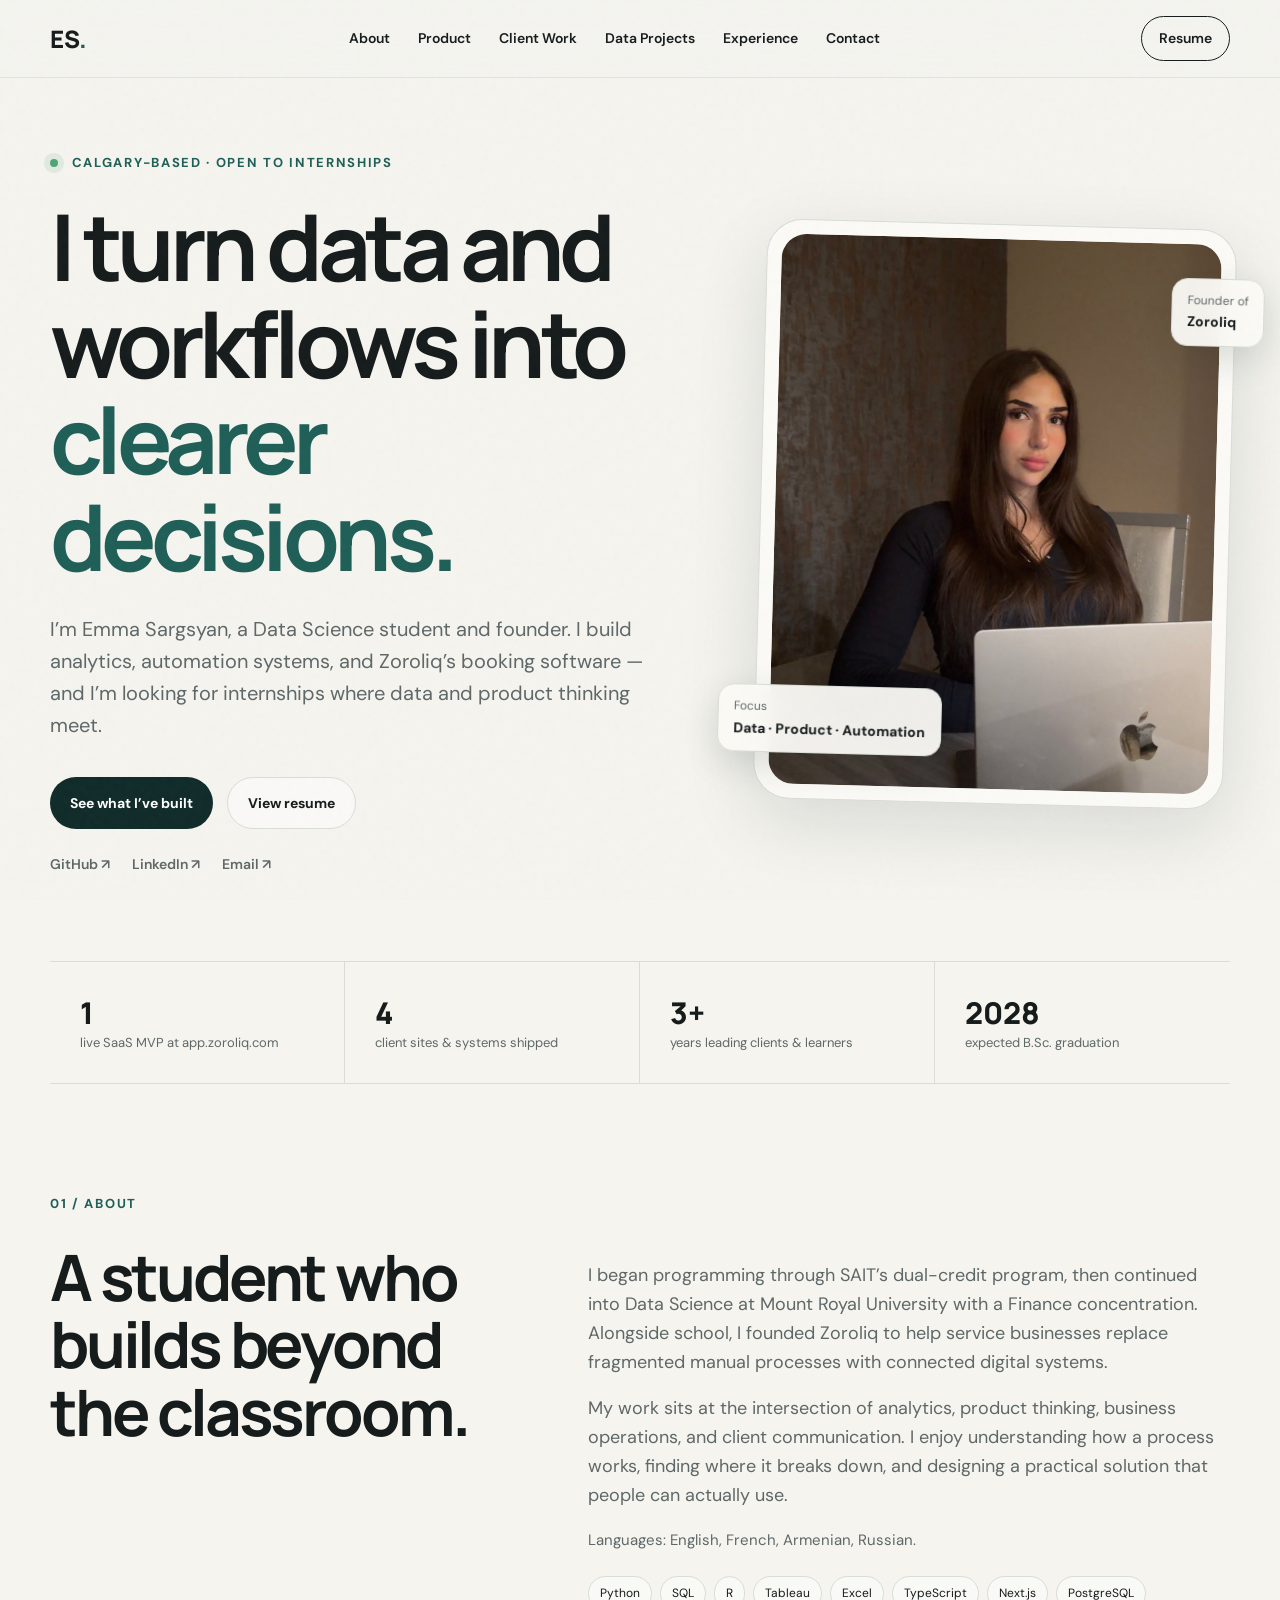
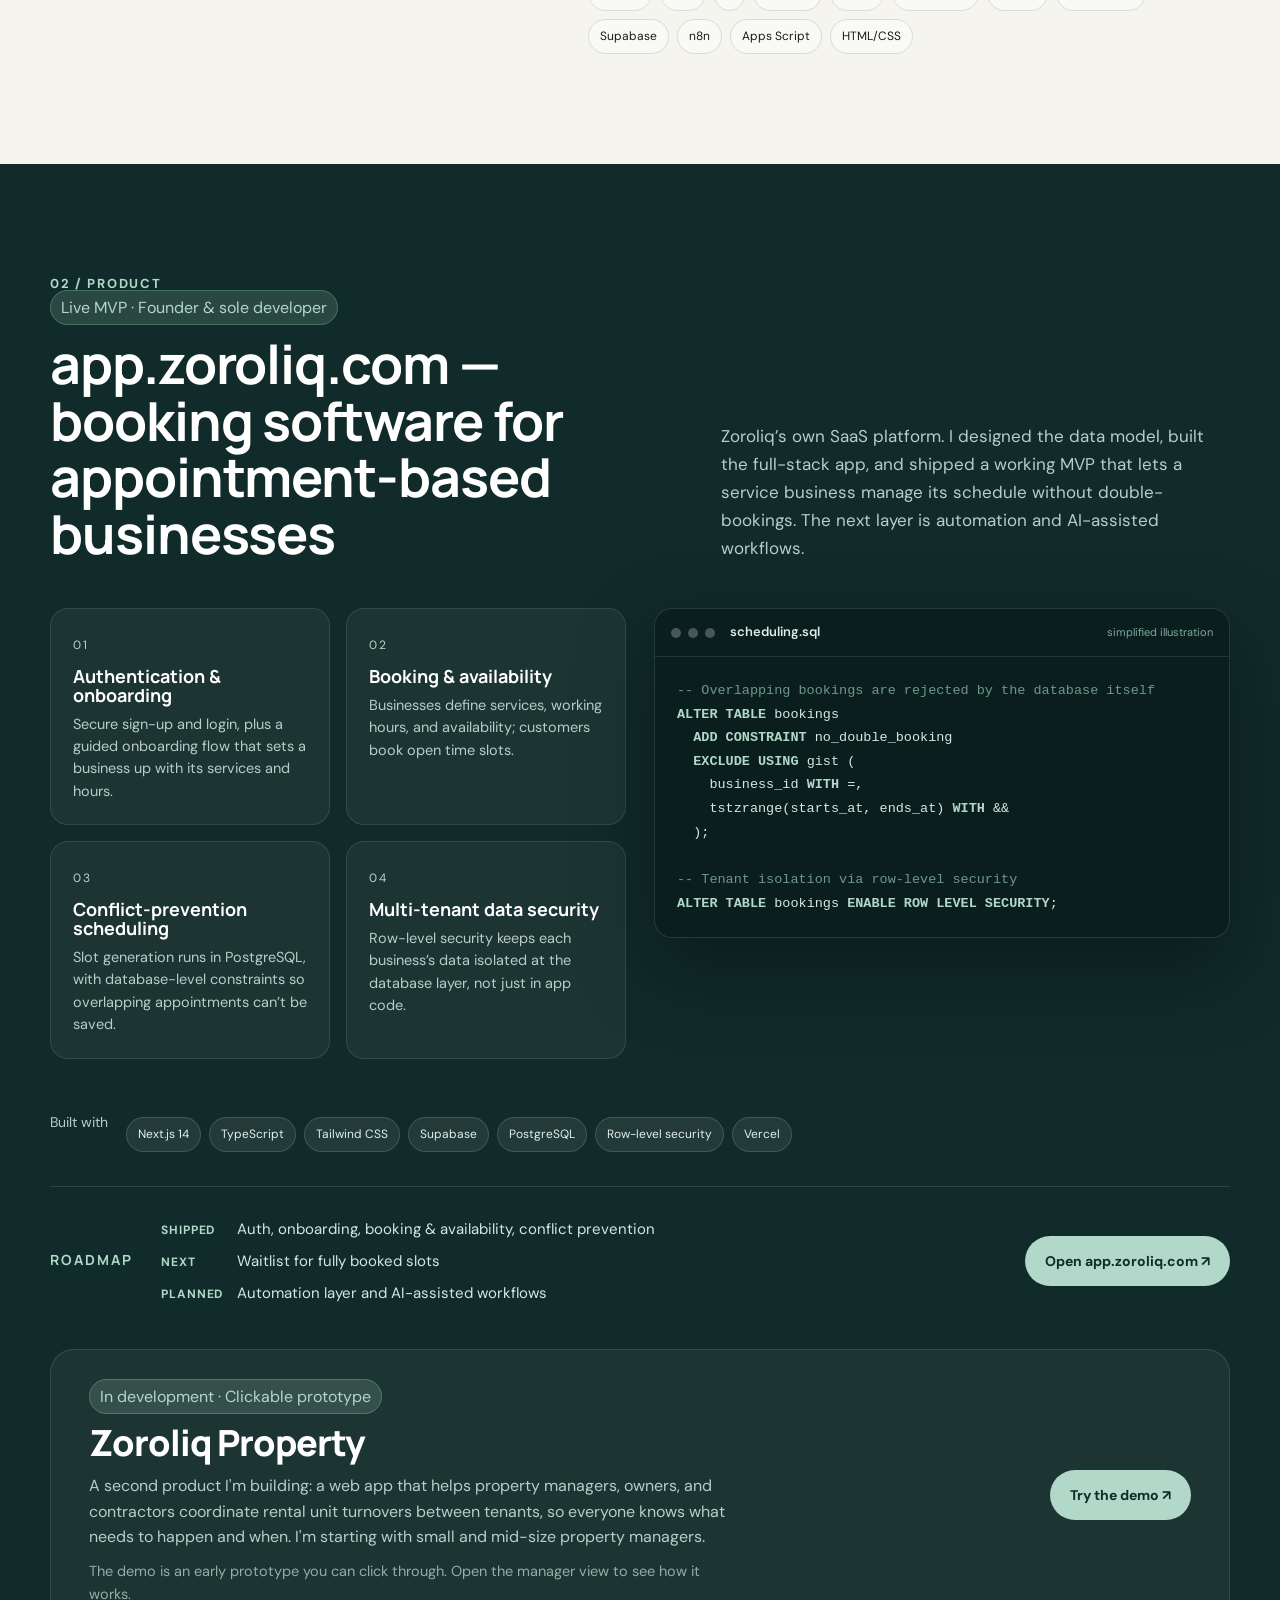
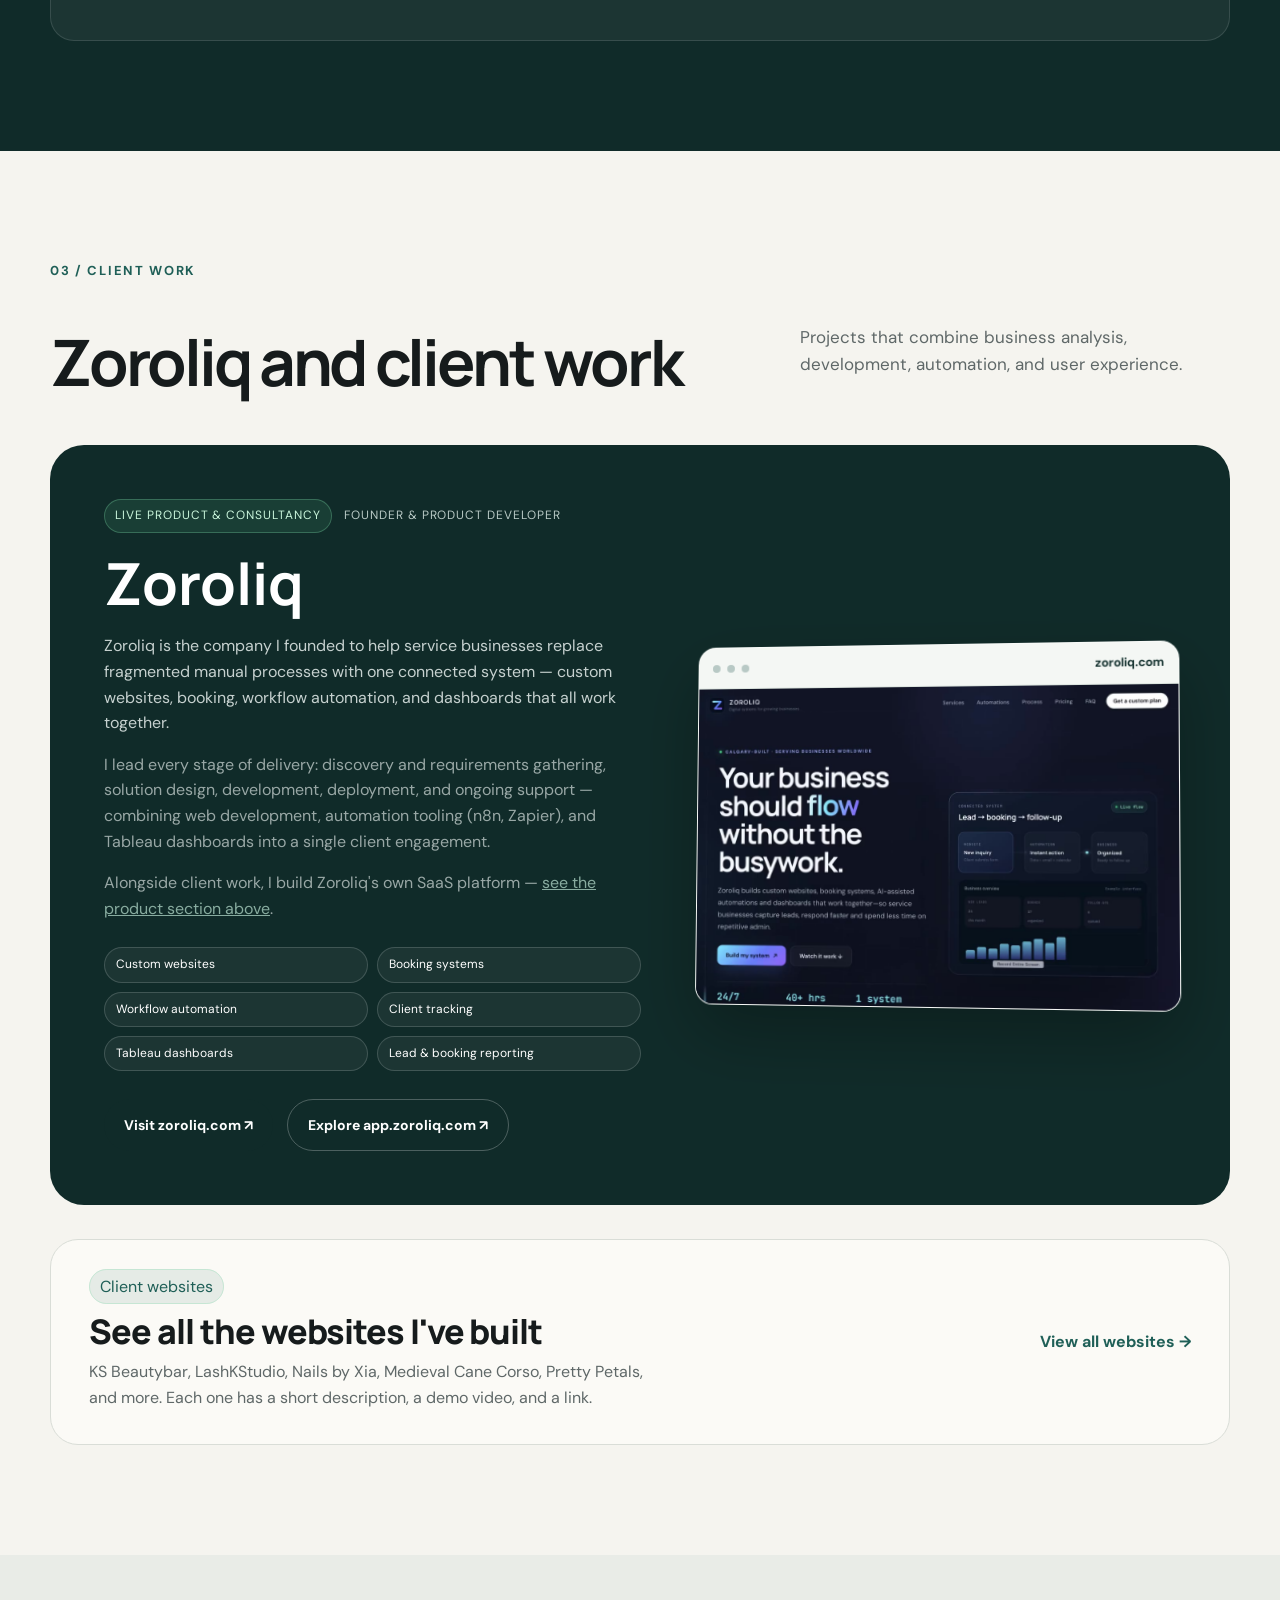
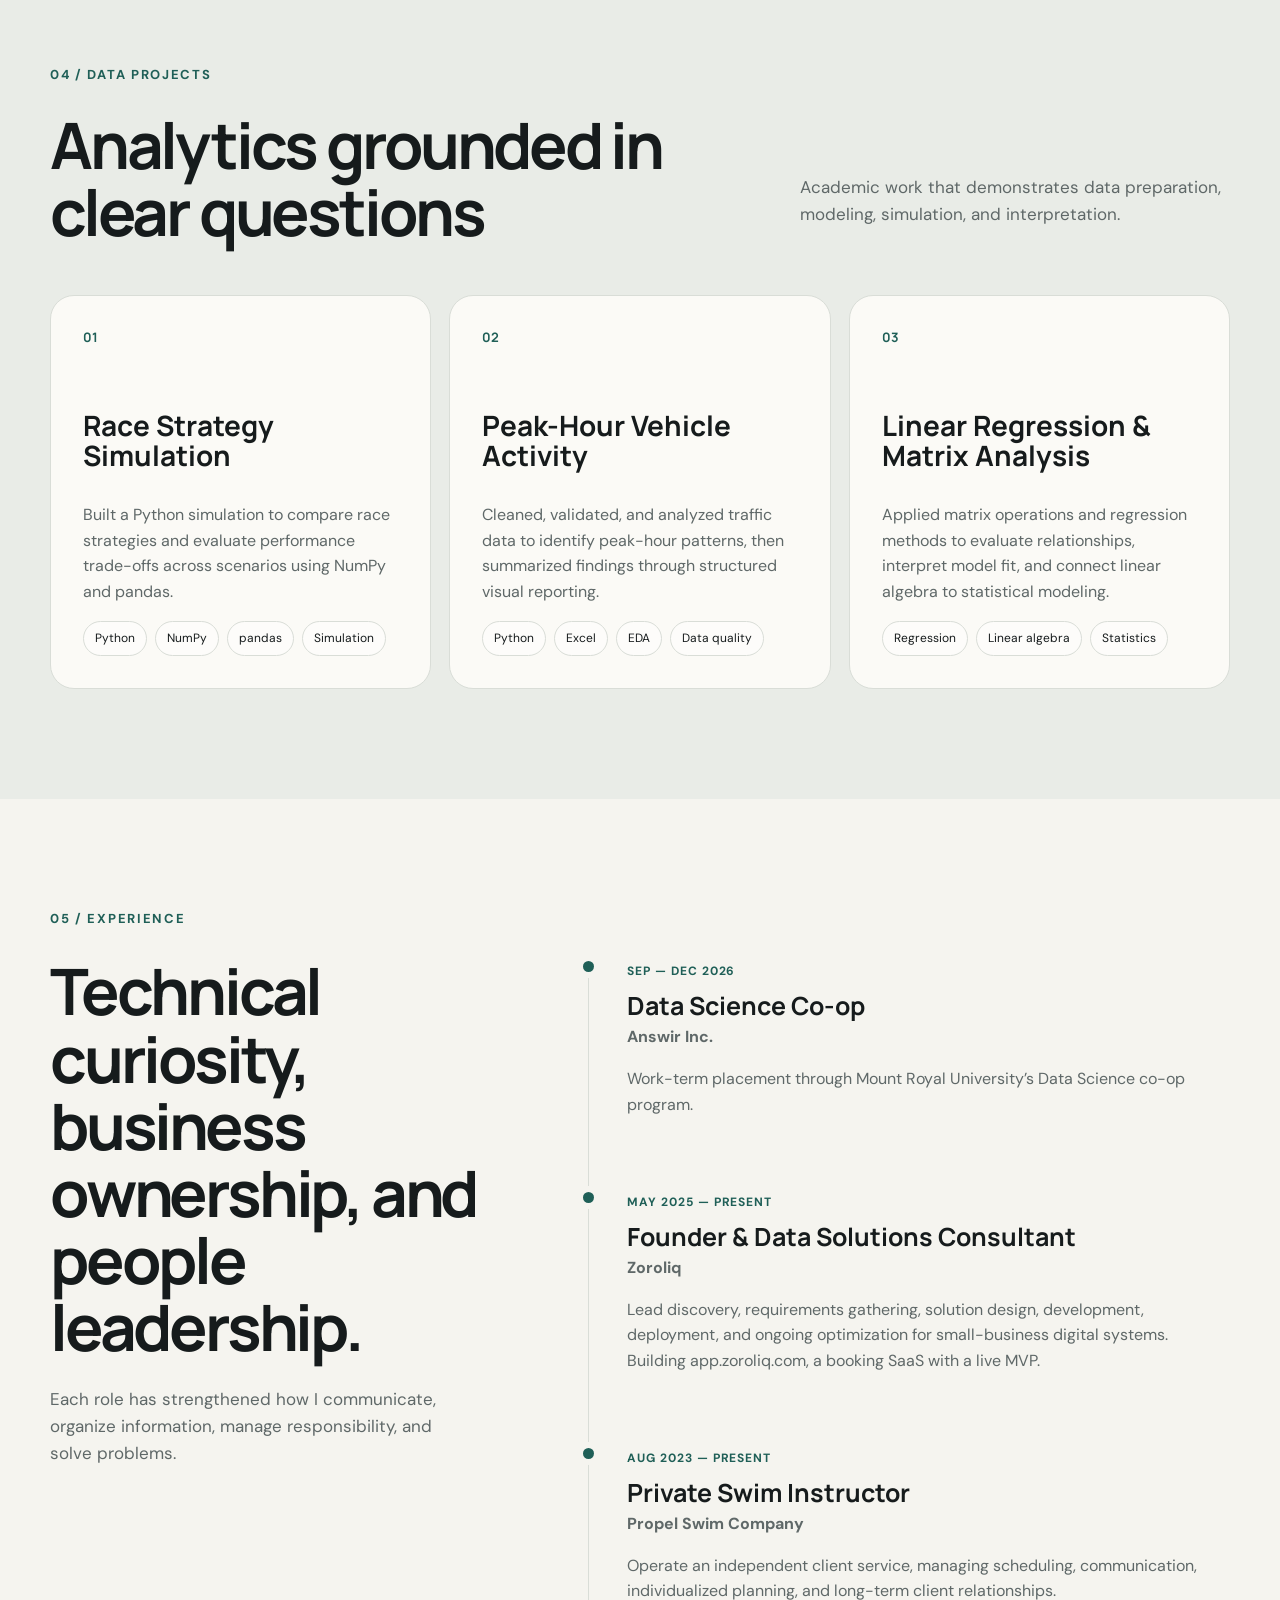
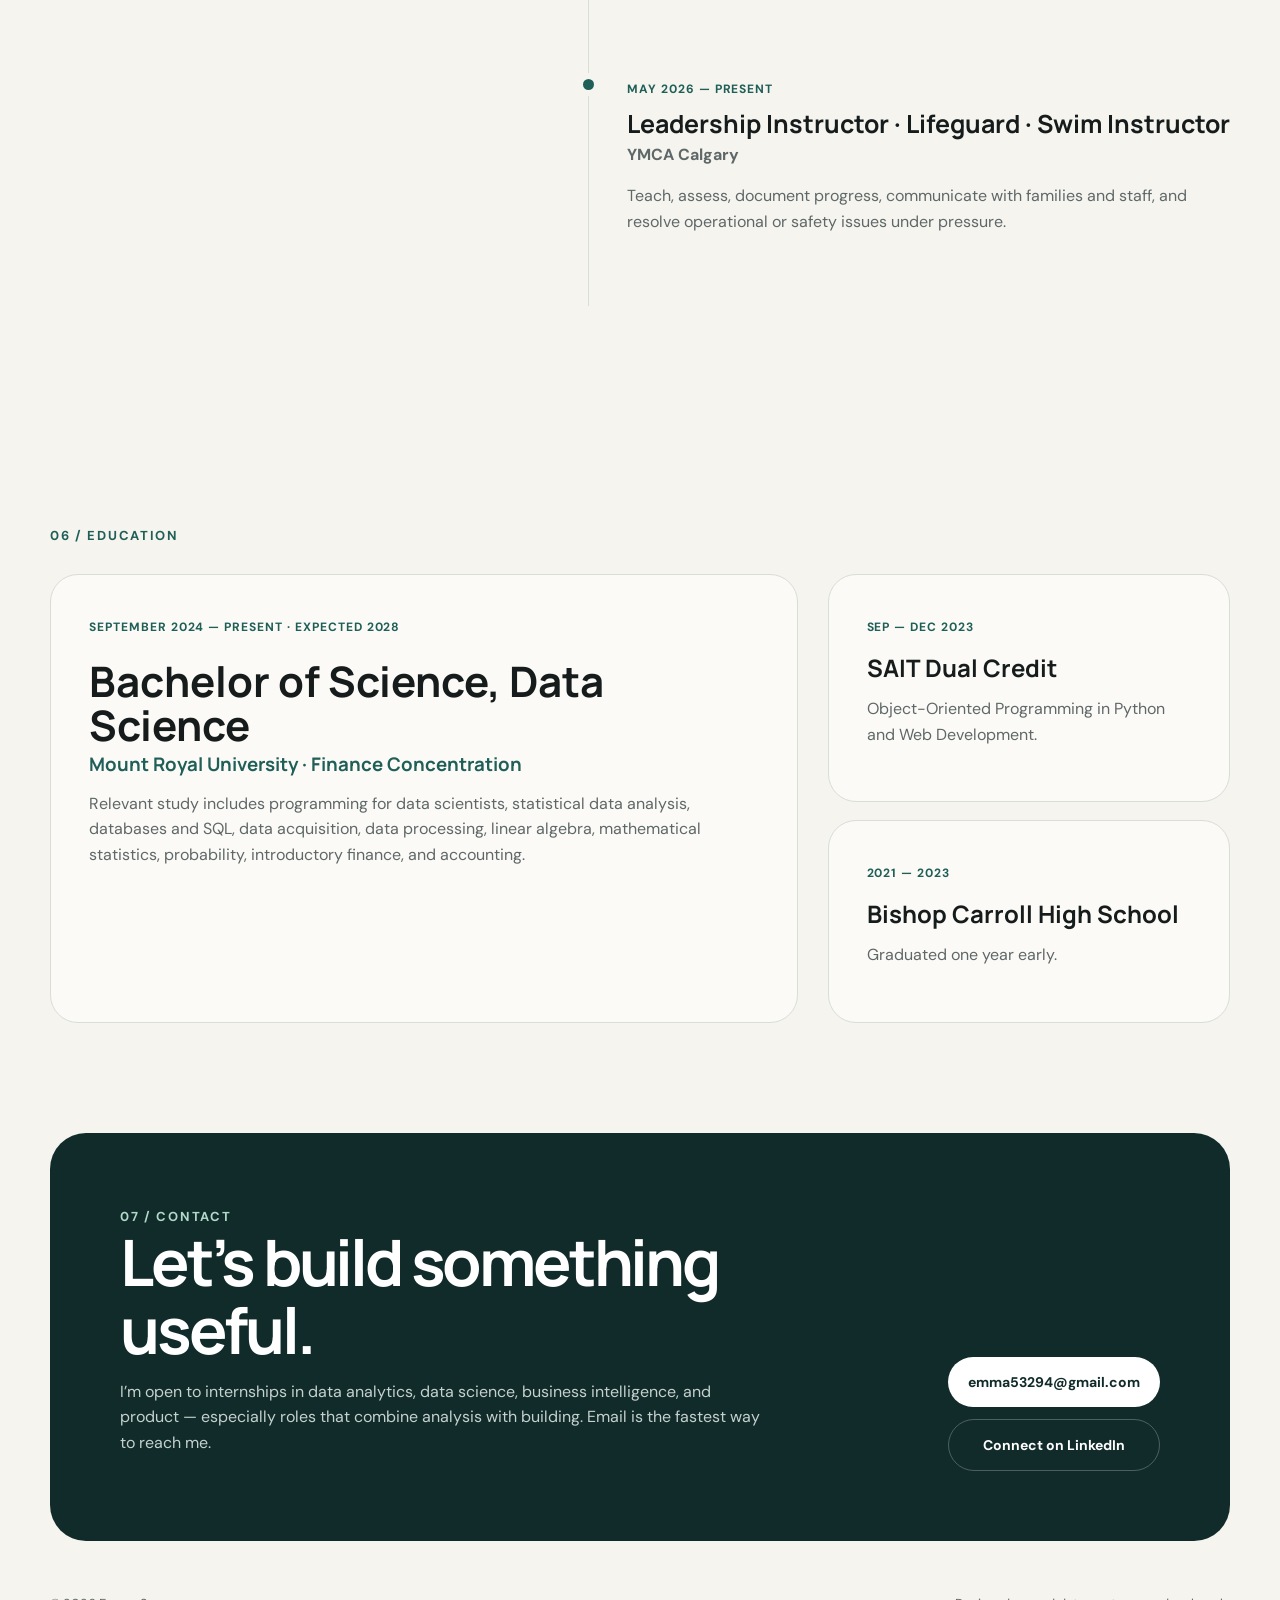
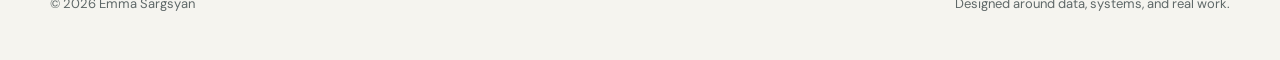
<file: index.html>
<!doctype html>
<html lang="en">
<head>
  <meta charset="utf-8" />
  <meta name="viewport" content="width=device-width, initial-scale=1" />
  <meta name="description" content="Emma Sargsyan — Data Science student and founder in Calgary. I build booking software (app.zoroliq.com), automation systems, and analytics for service businesses. Open to internships." />
  <meta name="theme-color" content="#102b29" />
  <link rel="canonical" href="https://esargsyan.com/" />
  <link rel="icon" href="data:image/svg+xml,%3Csvg xmlns='http://www.w3.org/2000/svg' viewBox='0 0 64 64'%3E%3Crect width='64' height='64' rx='16' fill='%23102b29'/%3E%3Ctext x='32' y='42' text-anchor='middle' font-family='Arial' font-weight='800' font-size='30' fill='%23b1d8c8'%3EES%3C/text%3E%3C/svg%3E" />
  <meta property="og:type" content="website" />
  <meta property="og:title" content="Emma Sargsyan | Data, Automation & Product" />
  <meta property="og:description" content="Data Science student and founder building booking software, automation systems, and analytics. Open to internships." />
  <meta property="og:url" content="https://esargsyan.com/" />
  <meta property="og:image" content="https://esargsyan.com/assets/images/emma-sargsyan.jpg" />
  <meta name="twitter:card" content="summary_large_image" />
  <script type="application/ld+json">{"@context":"https://schema.org","@type":"Person","name":"Emma Sargsyan","url":"https://esargsyan.com","jobTitle":"Data Science Student & Founder","address":{"@type":"PostalAddress","addressLocality":"Calgary","addressRegion":"AB","addressCountry":"CA"},"alumniOf":"Mount Royal University","sameAs":["https://github.com/emmas20","https://www.linkedin.com/in/emma-sargsyan-aa250b346"]}</script>
  <title>Emma Sargsyan | Data, Automation & Product</title>
  <link rel="preconnect" href="https://fonts.googleapis.com">
  <link rel="preconnect" href="https://fonts.gstatic.com" crossorigin>
  <link href="https://fonts.googleapis.com/css2?family=DM+Sans:wght@400;500;600;700&family=Manrope:wght@500;600;700;800&display=swap" rel="stylesheet">
  <link rel="stylesheet" href="styles.css" />
</head>
<body>
  <a class="skip-link" href="#top">Skip to content</a>
  <div class="noise"></div>
  <header class="site-header">
    <a class="brand" href="#top" aria-label="Home">ES<span>.</span></a>
    <nav aria-label="Main navigation">
      <a href="#about">About</a>
      <a href="#product">Product</a>
      <a href="#work">Client Work</a>
      <a href="#projects">Data Projects</a>
      <a href="#experience">Experience</a>
      <a href="#contact">Contact</a>
    </nav>
    <a class="header-cta" href="assets/docs/Emma-Sargsyan-Resume.pdf" target="_blank" rel="noopener">Resume</a>
  </header>

  <main id="top">
    <section class="hero section-shell">
      <div class="hero-copy reveal">
        <div class="eyebrow"><span class="status-dot"></span> Calgary-based · Open to internships</div>
        <h1>I turn data and workflows into <em>clearer decisions.</em></h1>
        <p class="hero-lede">I’m Emma Sargsyan, a Data Science student and founder. I build analytics, automation systems, and Zoroliq’s booking software — and I’m looking for internships where data and product thinking meet.</p>
        <div class="hero-actions">
          <a class="button primary" href="#product">See what I’ve built</a>
          <a class="button secondary" href="assets/docs/Emma-Sargsyan-Resume.pdf" target="_blank" rel="noopener">View resume</a>
        </div>
        <div class="hero-links">
          <a href="https://github.com/emmas20" target="_blank" rel="noopener">GitHub ↗</a>
          <a href="https://www.linkedin.com/in/emma-sargsyan-aa250b346" target="_blank" rel="noopener">LinkedIn ↗</a>
          <a href="mailto:emma53294@gmail.com">Email ↗</a>
        </div>
      </div>
      <div class="hero-visual reveal delay-1">
        <div class="portrait-frame">
          <img src="assets/images/emma-sargsyan.jpg" alt="Portrait of Emma Sargsyan" />
          <div class="portrait-card top-card"><span>Founder of</span><strong>Zoroliq</strong></div>
          <div class="portrait-card bottom-card"><span>Focus</span><strong>Data · Product · Automation</strong></div>
        </div>
      </div>
    </section>

    <section class="metrics section-shell reveal" aria-label="Highlights">
      <div><strong>1</strong><span>live SaaS MVP at app.zoroliq.com</span></div>
      <div><strong>4</strong><span>client sites &amp; systems shipped</span></div>
      <div><strong>3+</strong><span>years leading clients &amp; learners</span></div>
      <div><strong>2028</strong><span>expected B.Sc. graduation</span></div>
    </section>

    <section id="about" class="about section-shell section-pad">
      <div class="section-kicker reveal">01 / About</div>
      <div class="about-grid">
        <h2 class="reveal">A student who builds beyond the classroom.</h2>
        <div class="about-copy reveal delay-1">
          <p>I began programming through SAIT’s dual-credit program, then continued into Data Science at Mount Royal University with a Finance concentration. Alongside school, I founded Zoroliq to help service businesses replace fragmented manual processes with connected digital systems.</p>
          <p>My work sits at the intersection of analytics, product thinking, business operations, and client communication. I enjoy understanding how a process works, finding where it breaks down, and designing a practical solution that people can actually use.</p>
          <p class="about-note">Languages: English, French, Armenian, Russian.</p>
          <div class="mini-tags"><span>Python</span><span>SQL</span><span>R</span><span>Tableau</span><span>Excel</span><span>TypeScript</span><span>Next.js</span><span>PostgreSQL</span><span>Supabase</span><span>n8n</span><span>Apps Script</span><span>HTML/CSS</span></div>
        </div>
      </div>
    </section>

    <section id="product" class="product section-pad">
      <div class="section-shell">
        <div class="section-kicker reveal">02 / Product</div>
        <div class="product-head reveal">
          <div>
            <span class="badge">Live MVP · Founder &amp; sole developer</span>
            <h2>app.zoroliq.com — booking software for appointment-based businesses</h2>
          </div>
          <p>Zoroliq’s own SaaS platform. I designed the data model, built the full-stack app, and shipped a working MVP that lets a service business manage its schedule without double-bookings. The next layer is automation and AI-assisted workflows.</p>
        </div>

        <div class="product-grid">
          <div class="product-features">
            <article class="pf reveal"><span class="pf-num">01</span><h3>Authentication &amp; onboarding</h3><p>Secure sign-up and login, plus a guided onboarding flow that sets a business up with its services and hours.</p></article>
            <article class="pf reveal delay-1"><span class="pf-num">02</span><h3>Booking &amp; availability</h3><p>Businesses define services, working hours, and availability; customers book open time slots.</p></article>
            <article class="pf reveal delay-2"><span class="pf-num">03</span><h3>Conflict-prevention scheduling</h3><p>Slot generation runs in PostgreSQL, with database-level constraints so overlapping appointments can’t be saved.</p></article>
            <article class="pf reveal delay-3"><span class="pf-num">04</span><h3>Multi-tenant data security</h3><p>Row-level security keeps each business’s data isolated at the database layer, not just in app code.</p></article>
          </div>

          <div class="code-panel reveal delay-1" role="img" aria-label="Simplified illustration of the scheduling constraint design">
            <div class="code-top"><i></i><i></i><i></i><b>scheduling.sql</b><em>simplified illustration</em></div>
<pre><code><span class="c">-- Overlapping bookings are rejected by the database itself</span>
<span class="k">ALTER TABLE</span> bookings
  <span class="k">ADD CONSTRAINT</span> no_double_booking
  <span class="k">EXCLUDE USING</span> gist (
    business_id <span class="k">WITH</span> =,
    tstzrange(starts_at, ends_at) <span class="k">WITH</span> &amp;&amp;
  );

<span class="c">-- Tenant isolation via row-level security</span>
<span class="k">ALTER TABLE</span> bookings <span class="k">ENABLE ROW LEVEL SECURITY</span>;</code></pre>
          </div>
        </div>

        <div class="stack-row reveal">
          <span>Built with</span>
          <div class="mini-tags dark"><span>Next.js 14</span><span>TypeScript</span><span>Tailwind CSS</span><span>Supabase</span><span>PostgreSQL</span><span>Row-level security</span><span>Vercel</span></div>
        </div>

        <div class="roadmap reveal">
          <h3>Roadmap</h3>
          <ul>
            <li><b>Shipped</b> Auth, onboarding, booking &amp; availability, conflict prevention</li>
            <li><b>Next</b> Waitlist for fully booked slots</li>
            <li><b>Planned</b> Automation layer and AI-assisted workflows</li>
          </ul>
          <a class="button primary" href="https://app.zoroliq.com" target="_blank" rel="noopener">Open app.zoroliq.com ↗</a>
        </div>

        <article class="property-card reveal">
          <div class="property-copy">
            <span class="badge">In development · Clickable prototype</span>
            <h3>Zoroliq Property</h3>
            <p>A second product I'm building: a web app that helps property managers, owners, and contractors coordinate rental unit turnovers between tenants, so everyone knows what needs to happen and when. I'm starting with small and mid-size property managers.</p>
            <p class="property-note">The demo is an early prototype you can click through. Open the manager view to see how it works.</p>
          </div>
          <div class="property-actions">
            <a class="button primary" href="https://zoroliq-property-demo.vercel.app/#/manager" target="_blank" rel="noopener">Try the demo ↗</a>
          </div>
        </article>
      </div>
    </section>

    <section id="work" class="section-shell section-pad">
      <div class="section-kicker reveal">03 / Client work</div>
      <div class="section-heading reveal">
        <h2>Zoroliq and client work</h2>
        <p>Projects that combine business analysis, development, automation, and user experience.</p>
      </div>

      <article class="zoroliq-card reveal">
        <div class="zoroliq-copy">
          <div class="project-meta"><span class="badge">Live product &amp; consultancy</span><span>Founder &amp; Product Developer</span></div>
          <h3>Zoroliq</h3>
          <p>Zoroliq is the company I founded to help service businesses replace fragmented manual processes with one connected system — custom websites, booking, workflow automation, and dashboards that all work together.</p>
          <p class="muted">I lead every stage of delivery: discovery and requirements gathering, solution design, development, deployment, and ongoing support — combining web development, automation tooling (n8n, Zapier), and Tableau dashboards into a single client engagement.</p>
          <p class="muted">Alongside client work, I build Zoroliq's own SaaS platform — <a href="#product">see the product section above</a>.</p>
          <div class="feature-grid">
            <span>Custom websites</span><span>Booking systems</span><span>Workflow automation</span><span>Client tracking</span><span>Tableau dashboards</span><span>Lead &amp; booking reporting</span>
          </div>
          <div class="zoroliq-actions">
            <a class="button primary zoroliq-link" href="https://zoroliq.com" target="_blank" rel="noopener">Visit zoroliq.com ↗</a>
            <a class="button secondary zoroliq-link" href="https://app.zoroliq.com" target="_blank" rel="noopener">Explore app.zoroliq.com ↗</a>
          </div>
        </div>
        <div class="zoroliq-visual" aria-hidden="true">
          <div class="app-window">
            <div class="app-top"><i></i><i></i><i></i><b>zoroliq.com</b></div>
            <video src="assets/videos/zoroliq-demo.mp4" poster="assets/images/zoroliq.jpg" autoplay muted loop playsinline></video>
          </div>
        </div>
      </article>

      <a class="more-work reveal" href="websites.html">
        <div>
          <span class="badge">Client websites</span>
          <h3>See all the websites I've built</h3>
          <p>KS Beautybar, LashKStudio, Nails by Xia, Medieval Cane Corso, Pretty Petals, and more. Each one has a short description, a demo video, and a link.</p>
        </div>
        <span class="more-arrow" aria-hidden="true">View all websites →</span>
      </a>
    </section>

    <section id="projects" class="data-section section-pad">
      <div class="section-shell">
        <div class="section-kicker reveal">04 / Data projects</div>
        <div class="section-heading reveal"><h2>Analytics grounded in clear questions</h2><p>Academic work that demonstrates data preparation, modeling, simulation, and interpretation.</p></div>
        <div class="data-grid">
          <article class="data-card reveal">
            <span class="data-num">01</span><h3>Race Strategy Simulation</h3>
            <p>Built a Python simulation to compare race strategies and evaluate performance trade-offs across scenarios using NumPy and pandas.</p>
            <div class="mini-tags"><span>Python</span><span>NumPy</span><span>pandas</span><span>Simulation</span></div>
          </article>
          <article class="data-card reveal delay-1">
            <span class="data-num">02</span><h3>Peak-Hour Vehicle Activity</h3>
            <p>Cleaned, validated, and analyzed traffic data to identify peak-hour patterns, then summarized findings through structured visual reporting.</p>
            <div class="mini-tags"><span>Python</span><span>Excel</span><span>EDA</span><span>Data quality</span></div>
          </article>
          <article class="data-card reveal delay-2">
            <span class="data-num">03</span><h3>Linear Regression & Matrix Analysis</h3>
            <p>Applied matrix operations and regression methods to evaluate relationships, interpret model fit, and connect linear algebra to statistical modeling.</p>
            <div class="mini-tags"><span>Regression</span><span>Linear algebra</span><span>Statistics</span></div>
          </article>
        </div>
      </div>
    </section>

    <section id="experience" class="section-shell section-pad">
      <div class="section-kicker reveal">05 / Experience</div>
      <div class="experience-grid">
        <div class="section-heading sticky reveal"><h2>Technical curiosity, business ownership, and people leadership.</h2><p>Each role has strengthened how I communicate, organize information, manage responsibility, and solve problems.</p></div>
        <div class="timeline">
          <article class="timeline-item reveal"><span>Sep — Dec 2026</span><h3>Data Science Co-op</h3><h4>Answir Inc.</h4><p>Work-term placement through Mount Royal University’s Data Science co-op program.</p></article>
          <article class="timeline-item reveal"><span>May 2025 — Present</span><h3>Founder & Data Solutions Consultant</h3><h4>Zoroliq</h4><p>Lead discovery, requirements gathering, solution design, development, deployment, and ongoing optimization for small-business digital systems. Building app.zoroliq.com, a booking SaaS with a live MVP.</p></article>
          <article class="timeline-item reveal"><span>Aug 2023 — Present</span><h3>Private Swim Instructor</h3><h4>Propel Swim Company</h4><p>Operate an independent client service, managing scheduling, communication, individualized planning, and long-term client relationships.</p></article>
          <article class="timeline-item reveal"><span>May 2026 — Present</span><h3>Leadership Instructor · Lifeguard · Swim Instructor</h3><h4>YMCA Calgary</h4><p>Teach, assess, document progress, communicate with families and staff, and resolve operational or safety issues under pressure.</p></article>
        </div>
      </div>
    </section>

    <section class="education section-shell section-pad">
      <div class="section-kicker reveal">06 / Education</div>
      <div class="edu-grid">
        <article class="edu-main reveal"><span>September 2024 — Present · Expected 2028</span><h2>Bachelor of Science, Data Science</h2><h3>Mount Royal University · Finance Concentration</h3><p>Relevant study includes programming for data scientists, statistical data analysis, databases and SQL, data acquisition, data processing, linear algebra, mathematical statistics, probability, introductory finance, and accounting.</p></article>
        <div class="edu-side">
          <article class="reveal"><span>Sep — Dec 2023</span><h3>SAIT Dual Credit</h3><p>Object-Oriented Programming in Python and Web Development.</p></article>
          <article class="reveal delay-1"><span>2021 — 2023</span><h3>Bishop Carroll High School</h3><p>Graduated one year early.</p></article>
        </div>
      </div>
    </section>

    <section id="contact" class="contact section-shell section-pad reveal">
      <div><span class="section-kicker">07 / Contact</span><h2>Let’s build something useful.</h2><p>I’m open to internships in data analytics, data science, business intelligence, and product — especially roles that combine analysis with building. Email is the fastest way to reach me.</p></div>
      <div class="contact-actions">
        <a class="button primary" href="mailto:emma53294@gmail.com">emma53294@gmail.com</a>
        <a class="button secondary" href="https://www.linkedin.com/in/emma-sargsyan-aa250b346" target="_blank" rel="noopener">Connect on LinkedIn</a>
      </div>
    </section>
  </main>

  <footer class="section-shell"><span>© 2026 Emma Sargsyan</span><span>Designed around data, systems, and real work.</span></footer>

  <dialog id="videoModal">
    <div class="modal-head"><strong id="videoTitle">Project demo</strong><button id="closeModal" aria-label="Close video">×</button></div>
    <video id="projectVideo" controls playsinline></video>
  </dialog>
  <script src="script.js"></script>
</body>
</html>
</file>
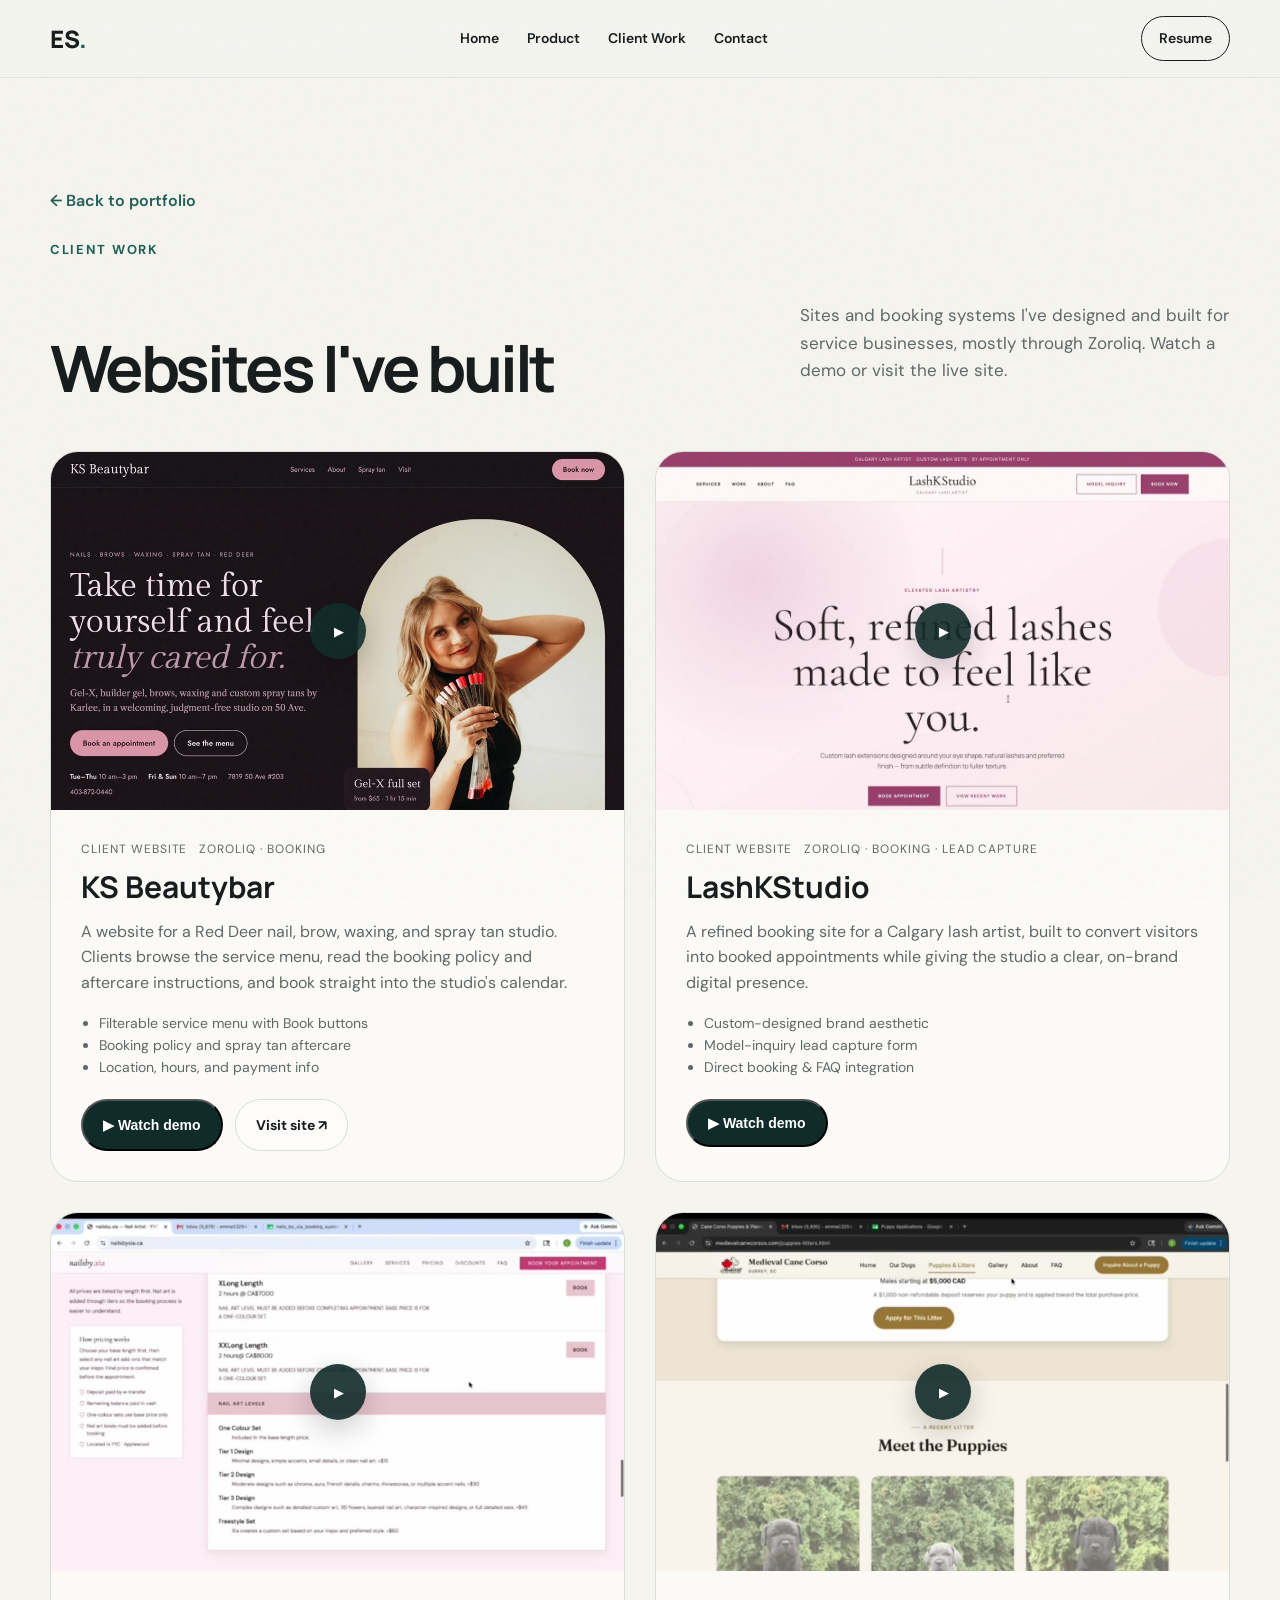
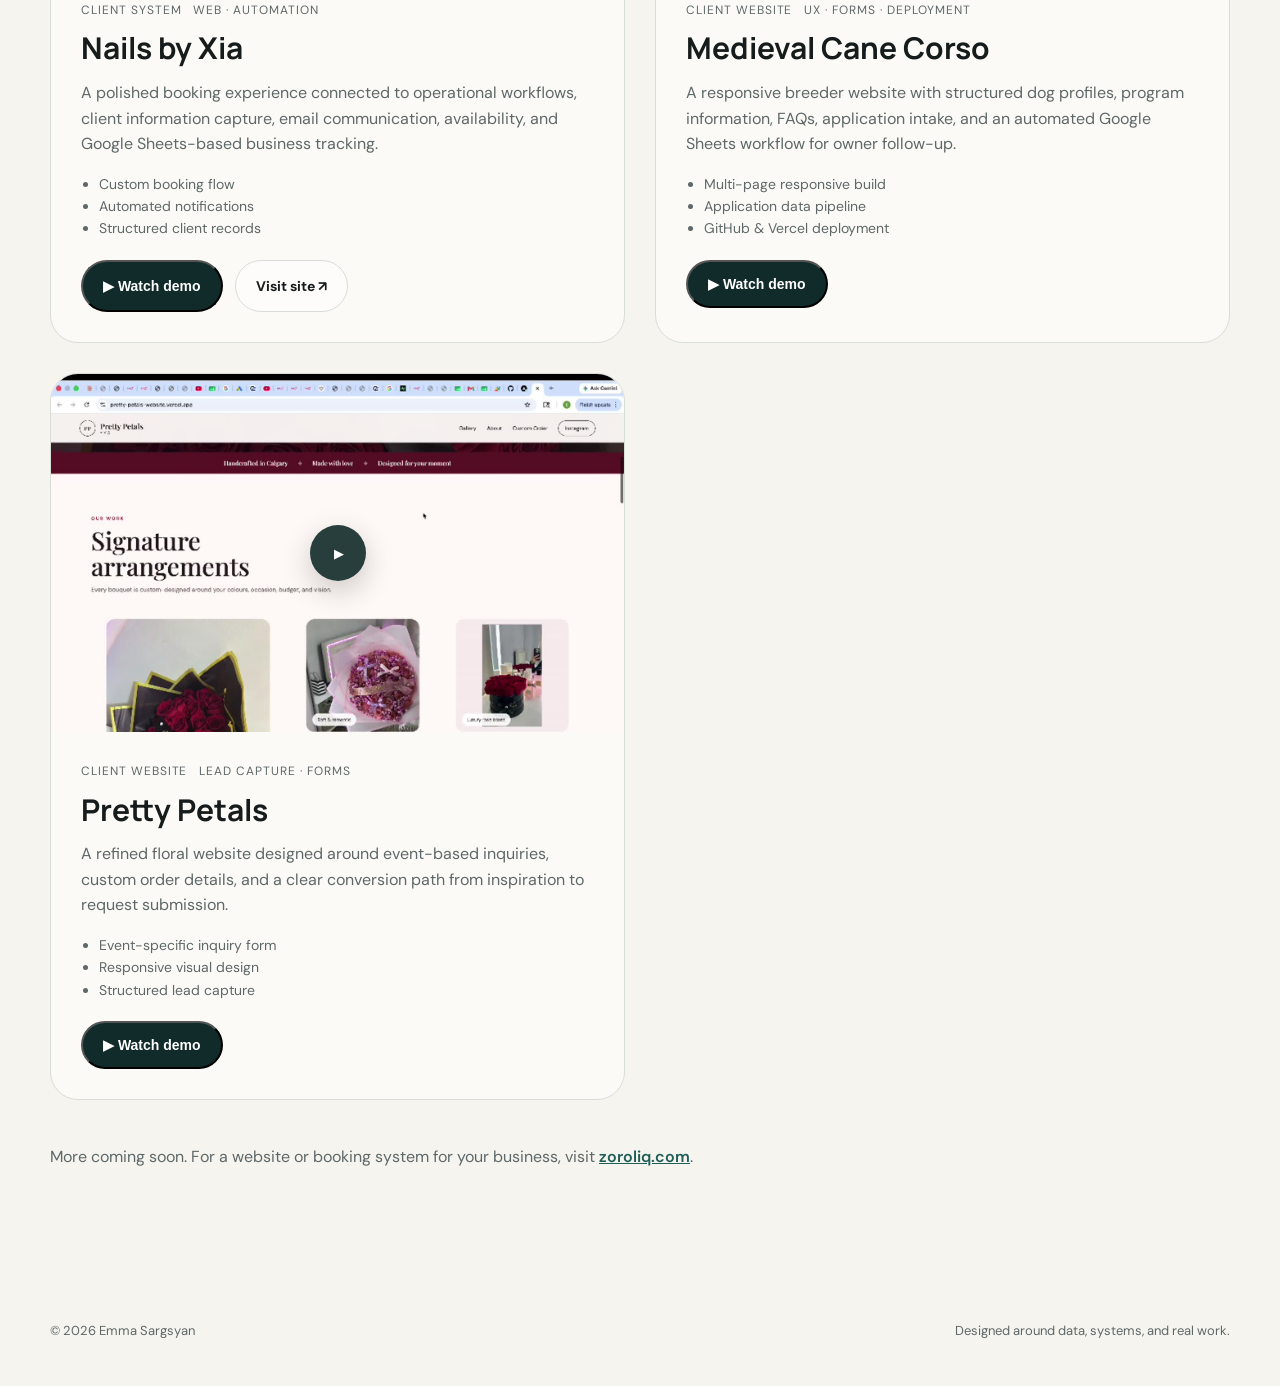
<file: websites.html>
<!doctype html>
<html lang="en">
<head>
  <meta charset="utf-8" />
  <meta name="viewport" content="width=device-width, initial-scale=1" />
  <meta name="description" content="Websites and booking systems Emma Sargsyan has built for service businesses in Calgary, with descriptions, demos, and links." />
  <meta name="theme-color" content="#102b29" />
  <link rel="canonical" href="https://esargsyan.com/websites.html" />
  <link rel="icon" href="data:image/svg+xml,%3Csvg xmlns='http://www.w3.org/2000/svg' viewBox='0 0 64 64'%3E%3Crect width='64' height='64' rx='16' fill='%23102b29'/%3E%3Ctext x='32' y='42' text-anchor='middle' font-family='Arial' font-weight='800' font-size='30' fill='%23b1d8c8'%3EES%3C/text%3E%3C/svg%3E" />
  <meta property="og:type" content="website" />
  <meta property="og:image" content="https://esargsyan.com/assets/images/emma-sargsyan.jpg" />
  <meta name="twitter:card" content="summary_large_image" />
  <title>Websites I've Built | Emma Sargsyan</title>
  <link rel="preconnect" href="https://fonts.googleapis.com">
  <link rel="preconnect" href="https://fonts.gstatic.com" crossorigin>
  <link href="https://fonts.googleapis.com/css2?family=DM+Sans:wght@400;500;600;700&family=Manrope:wght@500;600;700;800&display=swap" rel="stylesheet">
  <link rel="stylesheet" href="styles.css" />
</head>
<body>
  <a class="skip-link" href="#top">Skip to content</a>
  <div class="noise"></div>
  <header class="site-header">
    <a class="brand" href="index.html" aria-label="Home">ES<span>.</span></a>
    <nav aria-label="Main navigation">
      <a href="index.html">Home</a>
      <a href="index.html#product">Product</a>
      <a href="index.html#work">Client Work</a>
      <a href="index.html#contact">Contact</a>
    </nav>
    <a class="header-cta" href="assets/docs/Emma-Sargsyan-Resume.pdf" target="_blank" rel="noopener">Resume</a>
  </header>

  <main id="top" class="section-shell section-pad">
    <a class="back-link" href="index.html#work">← Back to portfolio</a>
    <div class="section-kicker reveal">Client work</div>
    <div class="section-heading reveal">
      <h2>Websites I've built</h2>
      <p>Sites and booking systems I've designed and built for service businesses, mostly through Zoroliq. Watch a demo or visit the live site.</p>
    </div>
    <div class="project-grid">
        <article class="project-card reveal">
          <button class="media-trigger" data-video="assets/videos/ks-beautybar-demo.mp4" data-title="KS Beautybar — Red Deer Nail &amp; Beauty Studio Website" aria-label="Play KS Beautybar demo">
            <img src="assets/images/ks-beautybar.jpg" alt="KS Beautybar website homepage" />
            <span class="play">▶</span>
          </button>
          <div class="project-body">
            <div class="project-meta"><span>Client website</span><span>Zoroliq · Booking</span></div>
            <h3>KS Beautybar</h3>
            <p>A website for a Red Deer nail, brow, waxing, and spray tan studio. Clients browse the service menu, read the booking policy and aftercare instructions, and book straight into the studio's calendar.</p>
            <ul><li>Filterable service menu with Book buttons</li><li>Booking policy and spray tan aftercare</li><li>Location, hours, and payment info</li></ul>
            <div class="site-actions"><button class="button primary media-btn" data-video="assets/videos/ks-beautybar-demo.mp4" data-title="KS Beautybar — Red Deer Nail &amp; Beauty Studio Website">▶ Watch demo</button><a class="button secondary" href="https://ksbeautybar.ca" target="_blank" rel="noopener">Visit site ↗</a></div>
          </div>
        </article>
        <article class="project-card reveal">
          <button class="media-trigger" data-video="assets/videos/lashkstudio-demo.mp4" data-title="LashKStudio — Calgary Lash Artist Website" aria-label="Play LashKStudio demo">
            <img src="assets/images/lashkstudio.jpg" alt="LashKStudio website homepage" />
            <span class="play">▶</span>
          </button>
          <div class="project-body">
            <div class="project-meta"><span>Client website</span><span>Zoroliq · Booking · Lead capture</span></div>
            <h3>LashKStudio</h3>
            <p>A refined booking site for a Calgary lash artist, built to convert visitors into booked appointments while giving the studio a clear, on-brand digital presence.</p>
            <ul><li>Custom-designed brand aesthetic</li><li>Model-inquiry lead capture form</li><li>Direct booking &amp; FAQ integration</li></ul>
            <div class="site-actions"><button class="button primary media-btn" data-video="assets/videos/lashkstudio-demo.mp4" data-title="LashKStudio — Calgary Lash Artist Website">▶ Watch demo</button></div>
          </div>
        </article>
        <article class="project-card reveal">
          <button class="media-trigger" data-video="assets/videos/nails-by-xia-demo.mp4" data-title="Nails by Xia — Booking & Operations System" aria-label="Play Nails by Xia demo">
            <img src="assets/images/nails-by-xia.jpg" alt="Nails by Xia website and booking system" />
            <span class="play">▶</span>
          </button>
          <div class="project-body">
            <div class="project-meta"><span>Client system</span><span>Web · Automation</span></div>
            <h3>Nails by Xia</h3>
            <p>A polished booking experience connected to operational workflows, client information capture, email communication, availability, and Google Sheets-based business tracking.</p>
            <ul><li>Custom booking flow</li><li>Automated notifications</li><li>Structured client records</li></ul>
            <div class="site-actions"><button class="button primary media-btn" data-video="assets/videos/nails-by-xia-demo.mp4" data-title="Nails by Xia — Booking & Operations System">▶ Watch demo</button><a class="button secondary" href="https://app.zoroliq.com/book/nailsbyxia-6fee234f4b9f" target="_blank" rel="noopener">Visit site ↗</a></div>
          </div>
        </article>
        <article class="project-card reveal">
          <button class="media-trigger" data-video="assets/videos/medieval-cane-corso-demo.mp4" data-title="Medieval Cane Corso — Website & Application Workflow" aria-label="Play Medieval Cane Corso demo">
            <img src="assets/images/medieval-cane-corso.jpg" alt="Medieval Cane Corso website" />
            <span class="play">▶</span>
          </button>
          <div class="project-body">
            <div class="project-meta"><span>Client website</span><span>UX · Forms · Deployment</span></div>
            <h3>Medieval Cane Corso</h3>
            <p>A responsive breeder website with structured dog profiles, program information, FAQs, application intake, and an automated Google Sheets workflow for owner follow-up.</p>
            <ul><li>Multi-page responsive build</li><li>Application data pipeline</li><li>GitHub &amp; Vercel deployment</li></ul>
            <div class="site-actions"><button class="button primary media-btn" data-video="assets/videos/medieval-cane-corso-demo.mp4" data-title="Medieval Cane Corso — Website & Application Workflow">▶ Watch demo</button></div>
          </div>
        </article>
        <article class="project-card reveal">
          <button class="media-trigger" data-video="assets/videos/pretty-petals-demo.mp4" data-title="Pretty Petals — Custom Order Website" aria-label="Play Pretty Petals demo">
            <img src="assets/images/pretty-petals.jpg" alt="Pretty Petals custom floral website" />
            <span class="play">▶</span>
          </button>
          <div class="project-body">
            <div class="project-meta"><span>Client website</span><span>Lead capture · Forms</span></div>
            <h3>Pretty Petals</h3>
            <p>A refined floral website designed around event-based inquiries, custom order details, and a clear conversion path from inspiration to request submission.</p>
            <ul><li>Event-specific inquiry form</li><li>Responsive visual design</li><li>Structured lead capture</li></ul>
            <div class="site-actions"><button class="button primary media-btn" data-video="assets/videos/pretty-petals-demo.mp4" data-title="Pretty Petals — Custom Order Website">▶ Watch demo</button></div>
          </div>
        </article>
    </div>
    <p class="more-soon reveal">More coming soon. For a website or booking system for your business, visit <a href="https://zoroliq.com" target="_blank" rel="noopener">zoroliq.com</a>.</p>
  </main>

  <footer class="section-shell"><span>© 2026 Emma Sargsyan</span><span>Designed around data, systems, and real work.</span></footer>

  <dialog id="videoModal">
    <div class="modal-head"><strong id="videoTitle">Project demo</strong><button id="closeModal" aria-label="Close video">×</button></div>
    <video id="projectVideo" controls playsinline></video>
  </dialog>
  <script src="script.js"></script>
  <script>
    document.querySelectorAll('.media-btn').forEach(function(b){
      b.addEventListener('click',function(){
        var t=b.closest('.project-card').querySelector('.media-trigger');
        if(t)t.click();
      });
    });
  </script>
</body>
</html>
</file>
<file: styles.css>
:root{--bg:#f5f4ef;--paper:#fbfaf6;--ink:#161b1c;--muted:#5f6868;--line:#d9ddd7;--accent:#1f5f57;--accent2:#b1d8c8;--dark:#102b29;--shadow:0 22px 70px rgba(18,35,31,.12)}
*{box-sizing:border-box}html{scroll-behavior:smooth}body{margin:0;background:var(--bg);color:var(--ink);font-family:'DM Sans',sans-serif;line-height:1.6}.noise{position:fixed;inset:0;pointer-events:none;opacity:.035;z-index:20;background-image:url("data:image/svg+xml,%3Csvg viewBox='0 0 180 180' xmlns='http://www.w3.org/2000/svg'%3E%3Cfilter id='n'%3E%3CfeTurbulence type='fractalNoise' baseFrequency='.85' numOctaves='3' stitchTiles='stitch'/%3E%3C/filter%3E%3Crect width='100%25' height='100%25' filter='url(%23n)' opacity='.75'/%3E%3C/svg%3E")}.section-shell{width:min(1180px,calc(100% - 44px));margin-inline:auto}.section-pad{padding:110px 0}.site-header{position:sticky;top:0;z-index:15;height:78px;display:flex;align-items:center;justify-content:space-between;padding:0 max(22px,calc((100vw - 1180px)/2));backdrop-filter:blur(18px);background:rgba(245,244,239,.82);border-bottom:1px solid rgba(23,45,42,.08)}.brand{font:800 24px/1 Manrope,sans-serif;color:var(--ink);text-decoration:none}.brand span{color:var(--accent)}nav{display:flex;gap:28px}nav a,.header-cta,.hero-links a{color:var(--ink);text-decoration:none;font-size:14px;font-weight:600}.header-cta{border:1px solid var(--ink);padding:10px 17px;border-radius:999px}.hero{min-height:calc(100vh - 78px);display:grid;grid-template-columns:1.12fr .88fr;gap:80px;align-items:center;padding:75px 0 85px}.eyebrow,.section-kicker{font-size:13px;letter-spacing:.13em;text-transform:uppercase;font-weight:700;color:var(--accent)}.status-dot{display:inline-block;width:8px;height:8px;background:#4ea576;border-radius:50%;margin-right:9px;box-shadow:0 0 0 6px rgba(78,165,118,.12)}h1,h2,h3{font-family:Manrope,sans-serif;line-height:1.05;margin:0}h1{font-size:clamp(56px,7.2vw,104px);letter-spacing:-.06em;margin:24px 0 28px;max-width:850px}h1 em{font-style:normal;color:var(--accent)}.hero-lede{font-size:20px;max-width:650px;color:var(--muted)}.hero-actions{display:flex;gap:14px;margin:36px 0 24px}.button{display:inline-flex;align-items:center;justify-content:center;padding:14px 20px;border-radius:999px;text-decoration:none;font-weight:700;font-size:14px;transition:.25s}.button.primary{background:var(--dark);color:white}.button.primary:hover{transform:translateY(-2px);box-shadow:0 10px 30px rgba(16,43,41,.2)}.button.secondary{border:1px solid var(--line);background:rgba(255,255,255,.5);color:var(--ink)}.hero-links{display:flex;gap:22px}.hero-links a{color:var(--muted)}.portrait-frame{position:relative;width:min(100%,470px);margin-left:auto;padding:14px;background:var(--paper);border:1px solid var(--line);border-radius:36px;box-shadow:var(--shadow);transform:rotate(1.5deg)}.portrait-frame img{display:block;width:100%;aspect-ratio:4/5;object-fit:cover;border-radius:25px}.portrait-card{position:absolute;background:rgba(251,250,246,.95);border:1px solid var(--line);border-radius:16px;padding:12px 15px;box-shadow:0 12px 35px rgba(20,40,37,.14);display:flex;flex-direction:column;font-size:12px;backdrop-filter:blur(12px)}.portrait-card span{color:var(--muted)}.portrait-card strong{font-size:14px}.top-card{right:-30px;top:48px}.bottom-card{left:-38px;bottom:45px}.metrics{display:grid;grid-template-columns:repeat(4,1fr);border-top:1px solid var(--line);border-bottom:1px solid var(--line)}.metrics div{padding:30px;border-right:1px solid var(--line);display:flex;flex-direction:column}.metrics div:last-child{border:0}.metrics strong{font:800 30px Manrope}.metrics span{font-size:13px;color:var(--muted)}.about-grid,.experience-grid{display:grid;grid-template-columns:.8fr 1.2fr;gap:110px;margin-top:28px}.about-grid h2,.section-heading h2,.contact h2{font-size:clamp(40px,5vw,72px);letter-spacing:-.05em}.about-copy{font-size:18px;color:var(--muted)}.mini-tags{display:flex;flex-wrap:wrap;gap:8px;margin-top:24px}.mini-tags span,.feature-grid span{font-size:12px;border:1px solid var(--line);border-radius:999px;padding:7px 11px;background:rgba(255,255,255,.4);color:var(--ink)}.section-heading{display:flex;align-items:end;justify-content:space-between;gap:50px;margin:25px 0 50px}.section-heading p{max-width:430px;color:var(--muted);font-size:17px}.zoroliq-card{background:var(--dark);color:white;border-radius:34px;padding:54px;display:grid;grid-template-columns:1.05fr .95fr;gap:50px;overflow:hidden;margin-bottom:30px}.project-meta{display:flex;gap:12px;align-items:center;font-size:12px;text-transform:uppercase;letter-spacing:.08em;color:var(--muted)}.zoroliq-card .project-meta{color:#b8c9c5}.badge{color:#c9f5db;background:rgba(87,180,128,.14);border:1px solid rgba(126,219,168,.3);padding:6px 10px;border-radius:999px}.zoroliq-card h3{font-size:58px;margin:20px 0}.zoroliq-card p{color:#c6d1cf}.muted{opacity:.75}.feature-grid{display:grid;grid-template-columns:1fr 1fr;gap:9px;margin-top:26px}.feature-grid span{color:white;border-color:rgba(255,255,255,.16);background:rgba(255,255,255,.05)}.zoroliq-actions{display:flex;flex-wrap:wrap;gap:14px;margin-top:28px}.zoroliq-link{margin:0}.zoroliq-card .button.secondary{color:white;border-color:rgba(255,255,255,.25);background:transparent}.zoroliq-card .button.secondary:hover{background:rgba(255,255,255,.08)}.zoroliq-visual{display:flex;align-items:center}.app-window{width:100%;background:#f4f7f4;border:1px solid rgba(255,255,255,.3);border-radius:18px;box-shadow:0 28px 70px rgba(0,0,0,.28);transform:perspective(1000px) rotateY(-5deg) rotateX(2deg);overflow:hidden}.app-top{height:42px;border-bottom:1px solid #dce5df;display:flex;align-items:center;gap:7px;padding:0 14px;color:#173431;font-size:12px}.app-top i{width:8px;height:8px;border-radius:50%;background:#b8c9c5}.app-top b{margin-left:auto}.app-window video{display:block;width:100%;height:320px;object-fit:cover;object-position:top center;background:#0d1525}.app-body{height:300px;display:grid;grid-template-columns:60px 1fr}.side-nav{border-right:1px solid #dce5df;padding:22px 16px}.side-nav span{display:block;height:9px;background:#c9d8d2;border-radius:10px;margin-bottom:20px}.dash{padding:26px}.dash-title{width:38%;height:18px;background:#1f5f57;border-radius:8px}.dash-cards{display:grid;grid-template-columns:repeat(3,1fr);gap:10px;margin:20px 0}.dash-cards span{height:55px;background:#e2eee8;border-radius:10px}.dash-chart{height:100px;background:white;border:1px solid #e0e8e3;border-radius:12px;display:flex;align-items:end;gap:10px;padding:14px}.dash-chart i{flex:1;background:#7fb29e;border-radius:4px 4px 0 0}.dash-chart i:nth-child(1){height:30%}.dash-chart i:nth-child(2){height:55%}.dash-chart i:nth-child(3){height:43%}.dash-chart i:nth-child(4){height:75%}.dash-chart i:nth-child(5){height:62%}.dash-chart i:nth-child(6){height:86%}.dash-chart i:nth-child(7){height:70%}.dash-table{display:grid;gap:7px;margin-top:12px}.dash-table span{height:8px;background:#dfe8e4;border-radius:10px}.project-grid{display:grid;grid-template-columns:1fr 1fr;gap:30px}.project-card{background:var(--paper);border:1px solid var(--line);border-radius:28px;overflow:hidden}.media-trigger{position:relative;border:0;padding:0;width:100%;cursor:pointer;background:#ddd;display:block;overflow:hidden}.media-trigger img{width:100%;aspect-ratio:16/10;object-fit:cover;display:block;transition:.5s}.media-trigger:hover img{transform:scale(1.03)}.play{position:absolute;inset:50% auto auto 50%;transform:translate(-50%,-50%);width:56px;height:56px;border-radius:50%;display:grid;place-items:center;background:rgba(16,43,41,.9);color:white;padding-left:3px;box-shadow:0 10px 30px rgba(0,0,0,.2)}.project-body{padding:30px}.project-body h3{font-size:30px;margin:12px 0}.project-body p{color:var(--muted)}.project-body ul{padding-left:18px;color:var(--muted);font-size:14px}.data-section{background:#e9ece7}.data-grid{display:grid;grid-template-columns:repeat(3,1fr);gap:18px}.data-card{background:var(--paper);border:1px solid var(--line);border-radius:24px;padding:32px;min-height:330px;display:flex;flex-direction:column}.data-num{font:700 13px Manrope;color:var(--accent)}.data-card h3{font-size:28px;margin:65px 0 16px}.data-card p{color:var(--muted)}.data-card .mini-tags{margin-top:auto}.experience-grid{align-items:start}.sticky{position:sticky;top:110px;display:block;margin:0}.sticky p{margin-top:25px}.timeline{border-left:1px solid var(--line)}.timeline-item{padding:0 0 55px 38px;position:relative}.timeline-item:before{content:"";position:absolute;left:-6px;top:4px;width:11px;height:11px;background:var(--accent);border-radius:50%;box-shadow:0 0 0 6px var(--bg)}.timeline-item span,.edu-main span,.edu-side span{font-size:12px;letter-spacing:.08em;text-transform:uppercase;color:var(--accent);font-weight:700}.timeline-item h3{font-size:25px;margin:10px 0 5px}.timeline-item h4{margin:0;color:var(--muted)}.timeline-item p{color:var(--muted)}.edu-grid{display:grid;grid-template-columns:1.3fr .7fr;gap:30px;margin-top:28px}.edu-main,.edu-side article{background:var(--paper);border:1px solid var(--line);border-radius:28px;padding:38px}.edu-main h2{font-size:42px;margin:20px 0 8px}.edu-main h3{color:var(--accent)}.edu-main p,.edu-side p{color:var(--muted)}.edu-side{display:grid;gap:18px}.edu-side h3{font-size:24px;margin:16px 0 4px}.contact{background:var(--dark);color:white;border-radius:36px;margin-bottom:28px;padding:70px;display:flex;align-items:end;justify-content:space-between;gap:50px}.contact .section-kicker{color:var(--accent2)}.contact p{color:#c5d1cf;max-width:650px}.contact-actions{display:flex;flex-direction:column;gap:12px}.contact .button.primary{background:white;color:var(--dark)}.contact .button.secondary{color:white;border-color:rgba(255,255,255,.25);background:transparent}footer{display:flex;justify-content:space-between;padding:25px 0 45px;color:var(--muted);font-size:13px}dialog{width:min(1000px,calc(100% - 30px));padding:0;border:0;border-radius:22px;background:#0b1111;color:white;box-shadow:0 30px 100px rgba(0,0,0,.45)}dialog::backdrop{background:rgba(6,12,12,.78);backdrop-filter:blur(8px)}.modal-head{height:58px;display:flex;align-items:center;justify-content:space-between;padding:0 18px}.modal-head button{border:0;background:transparent;color:white;font-size:30px;cursor:pointer}dialog video{display:block;width:100%;max-height:75vh;background:black}.reveal{opacity:0;transform:translateY(20px);transition:opacity .75s ease,transform .75s ease}.reveal.visible{opacity:1;transform:none}.delay-1{transition-delay:.1s}.delay-2{transition-delay:.2s}
@media(max-width:900px){nav{display:none}.hero{grid-template-columns:1fr;padding-top:50px;gap:45px}.hero-visual{order:-1}.portrait-frame{width:310px;margin:auto}.top-card{right:-20px}.bottom-card{left:-20px}.metrics{grid-template-columns:1fr 1fr}.metrics div:nth-child(2){border-right:0}.metrics div:nth-child(-n+2){border-bottom:1px solid var(--line)}.about-grid,.experience-grid,.zoroliq-card,.edu-grid{grid-template-columns:1fr;gap:35px}.section-heading{display:block}.section-heading p{max-width:none}.project-grid,.data-grid{grid-template-columns:1fr}.zoroliq-card{padding:34px}.sticky{position:static}.contact{padding:45px;display:block}.contact-actions{margin-top:30px;align-items:flex-start}.section-pad{padding:78px 0}}
@media(max-width:560px){.section-shell{width:min(100% - 28px,1180px)}.site-header{height:68px;padding:0 16px}.header-cta{padding:8px 13px}h1{font-size:52px}.hero-lede{font-size:17px}.hero-actions{flex-direction:column;align-items:stretch}.hero-links{flex-wrap:wrap}.portrait-frame{width:260px}.portrait-card{display:none}.metrics div{padding:22px 15px}.metrics strong{font-size:24px}.about-grid h2,.section-heading h2,.contact h2{font-size:40px}.zoroliq-card h3{font-size:42px}.feature-grid{grid-template-columns:1fr}.app-body{height:220px}.project-body{padding:23px}.contact{border-radius:24px;padding:32px 24px}footer{flex-direction:column;gap:4px}}
.skip-link{position:absolute;left:-999px;top:8px;background:var(--dark);color:#fff;padding:10px 16px;border-radius:8px;z-index:100}.skip-link:focus{left:12px}
a:focus-visible,button:focus-visible{outline:3px solid var(--accent);outline-offset:3px;border-radius:6px}
.about-note{color:var(--muted);font-size:15px}
.product{background:var(--dark);color:#eaf3ef;scroll-margin-top:80px}
.product .section-kicker{color:var(--accent2)}
.product-head{display:grid;grid-template-columns:1.1fr .9fr;gap:48px;align-items:end;margin-bottom:46px}
.product-head h2{font-size:clamp(32px,4.2vw,54px);line-height:1.05;margin:16px 0 0;letter-spacing:-.02em;color:#fff}
.product-head p{color:#b9cdc6;font-size:17px;line-height:1.65;margin:0}
.product .badge{background:rgba(177,216,200,.16);color:var(--accent2)}
.product-grid{display:grid;grid-template-columns:1fr 1fr;gap:28px;align-items:start}
.product-features{display:grid;grid-template-columns:1fr 1fr;gap:16px}
.pf{background:rgba(255,255,255,.05);border:1px solid rgba(255,255,255,.1);border-radius:18px;padding:22px}
.pf-num{font-size:12px;letter-spacing:.14em;color:var(--accent2)}
.pf h3{font-size:18px;margin:10px 0 8px;color:#fff}
.pf p{margin:0;font-size:14.5px;line-height:1.55;color:#b9cdc6}
.code-panel{background:#0a1f1d;border:1px solid rgba(255,255,255,.12);border-radius:18px;overflow:hidden;box-shadow:0 30px 80px rgba(0,0,0,.35)}
.code-top{display:flex;align-items:center;gap:7px;padding:13px 16px;border-bottom:1px solid rgba(255,255,255,.1)}
.code-top i{width:10px;height:10px;border-radius:50%;background:rgba(255,255,255,.25)}
.code-top b{margin-left:8px;font-size:13px;color:#dfece7;font-weight:600}
.code-top em{margin-left:auto;font-size:11px;color:#7fa89c;font-style:normal}
.code-panel pre{margin:0;padding:22px;overflow-x:auto;font:13.5px/1.75 ui-monospace,SFMono-Regular,Menlo,Consolas,monospace;color:#d6e6e0}
.code-panel .c{color:#6f968a}.code-panel .k{color:#b1d8c8;font-weight:700}
.stack-row{display:flex;align-items:center;gap:18px;flex-wrap:wrap;margin-top:34px;color:#b9cdc6;font-size:14px}
.mini-tags.dark span{background:rgba(255,255,255,.08);color:#e3efea;border-color:rgba(255,255,255,.14)}
.roadmap{margin-top:34px;display:flex;align-items:center;justify-content:space-between;gap:28px;flex-wrap:wrap;border-top:1px solid rgba(255,255,255,.12);padding-top:30px}
.roadmap h3{margin:0;font-size:14px;letter-spacing:.14em;text-transform:uppercase;color:var(--accent2)}
.roadmap ul{list-style:none;margin:0;padding:0;display:grid;gap:8px;flex:1;min-width:260px;color:#d6e6e0;font-size:15px}
.roadmap li b{display:inline-block;min-width:72px;color:var(--accent2);font-size:12px;letter-spacing:.08em;text-transform:uppercase}
.product .button.primary{background:var(--accent2);color:var(--dark)}
@media(max-width:900px){.product-head,.product-grid{grid-template-columns:1fr;gap:28px}.product-features{grid-template-columns:1fr}}
@media(prefers-reduced-motion:reduce){*,*::before,*::after{animation:none!important;transition:none!important;scroll-behavior:auto!important}.reveal{opacity:1!important;transform:none!important}}
.more-work{display:flex;align-items:center;justify-content:space-between;gap:30px;margin-top:34px;padding:34px 38px;background:var(--paper);border:1px solid var(--line);border-radius:28px;color:var(--ink);text-decoration:none;transition:transform .2s,box-shadow .2s}
.more-work:hover{transform:translateY(-3px);box-shadow:var(--shadow)}
.more-work h3{font:800 clamp(24px,3vw,34px)/1.15 Manrope,sans-serif;margin:12px 0 8px;letter-spacing:-.03em}
.more-work p{margin:0;color:var(--muted);max-width:560px}
.more-arrow{white-space:nowrap;font-weight:700;color:var(--accent)}
.back-link{display:inline-block;margin-bottom:26px;color:var(--accent);font-weight:600;text-decoration:none}
.site-actions{display:flex;gap:12px;flex-wrap:wrap;margin-top:20px}
.more-soon{margin-top:44px;color:var(--muted)}.more-soon a{color:var(--accent);font-weight:600}
@media(max-width:700px){.more-work{flex-direction:column;align-items:flex-start;padding:26px}}
.zoroliq-card p a{color:var(--accent2);text-decoration:underline}
.more-work .badge{background:rgba(31,95,87,.1);color:var(--accent)}
.property-card{margin-top:44px;display:flex;align-items:center;justify-content:space-between;gap:36px;padding:34px 38px;border:1px solid rgba(255,255,255,.12);border-radius:24px;background:rgba(255,255,255,.05)}
.property-card h3{font:800 clamp(26px,3vw,36px)/1.1 Manrope,sans-serif;color:#fff;margin:14px 0 10px;letter-spacing:-.03em}
.property-card p{margin:0 0 10px;color:#b9cdc6;max-width:640px}
.property-card .property-note{color:#8fb0a6;font-size:14.5px;margin:0}
.property-actions{flex-shrink:0}
@media(max-width:800px){.property-card{flex-direction:column;align-items:flex-start;padding:26px}}
</file>
